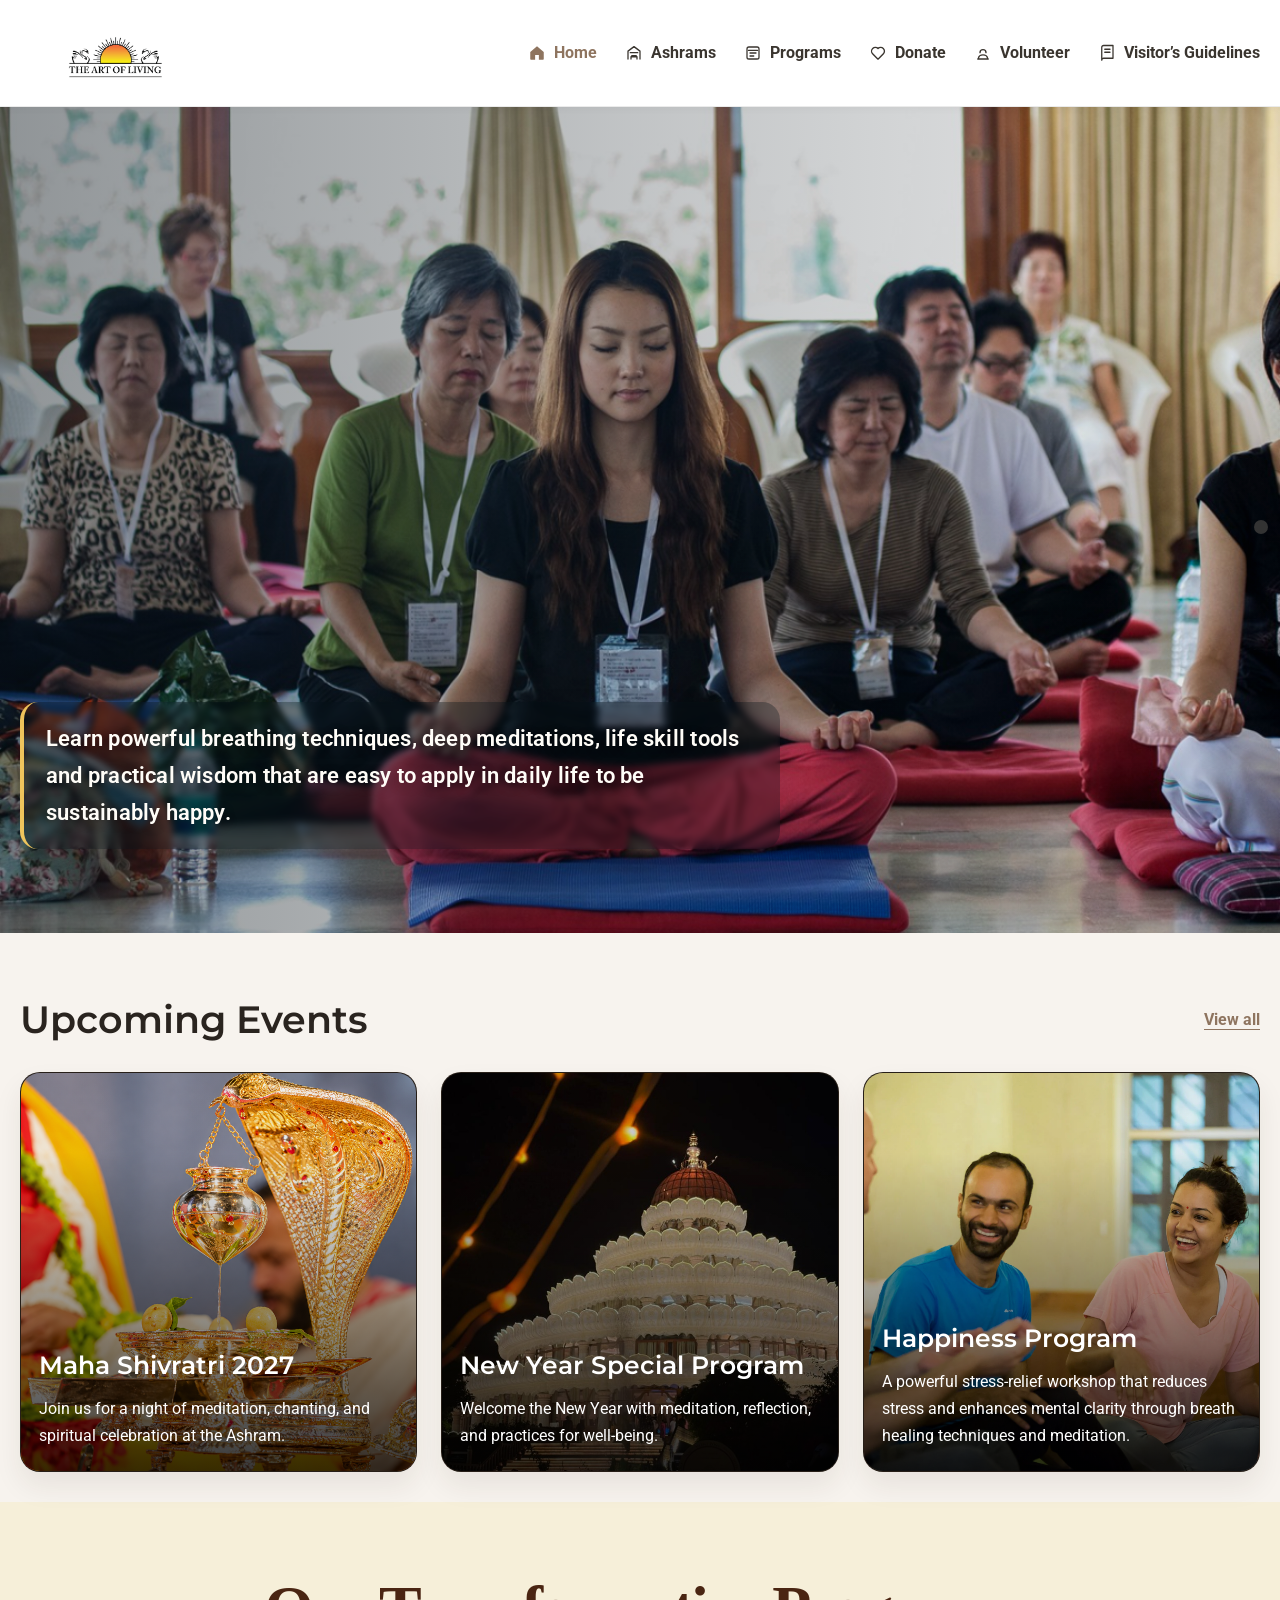
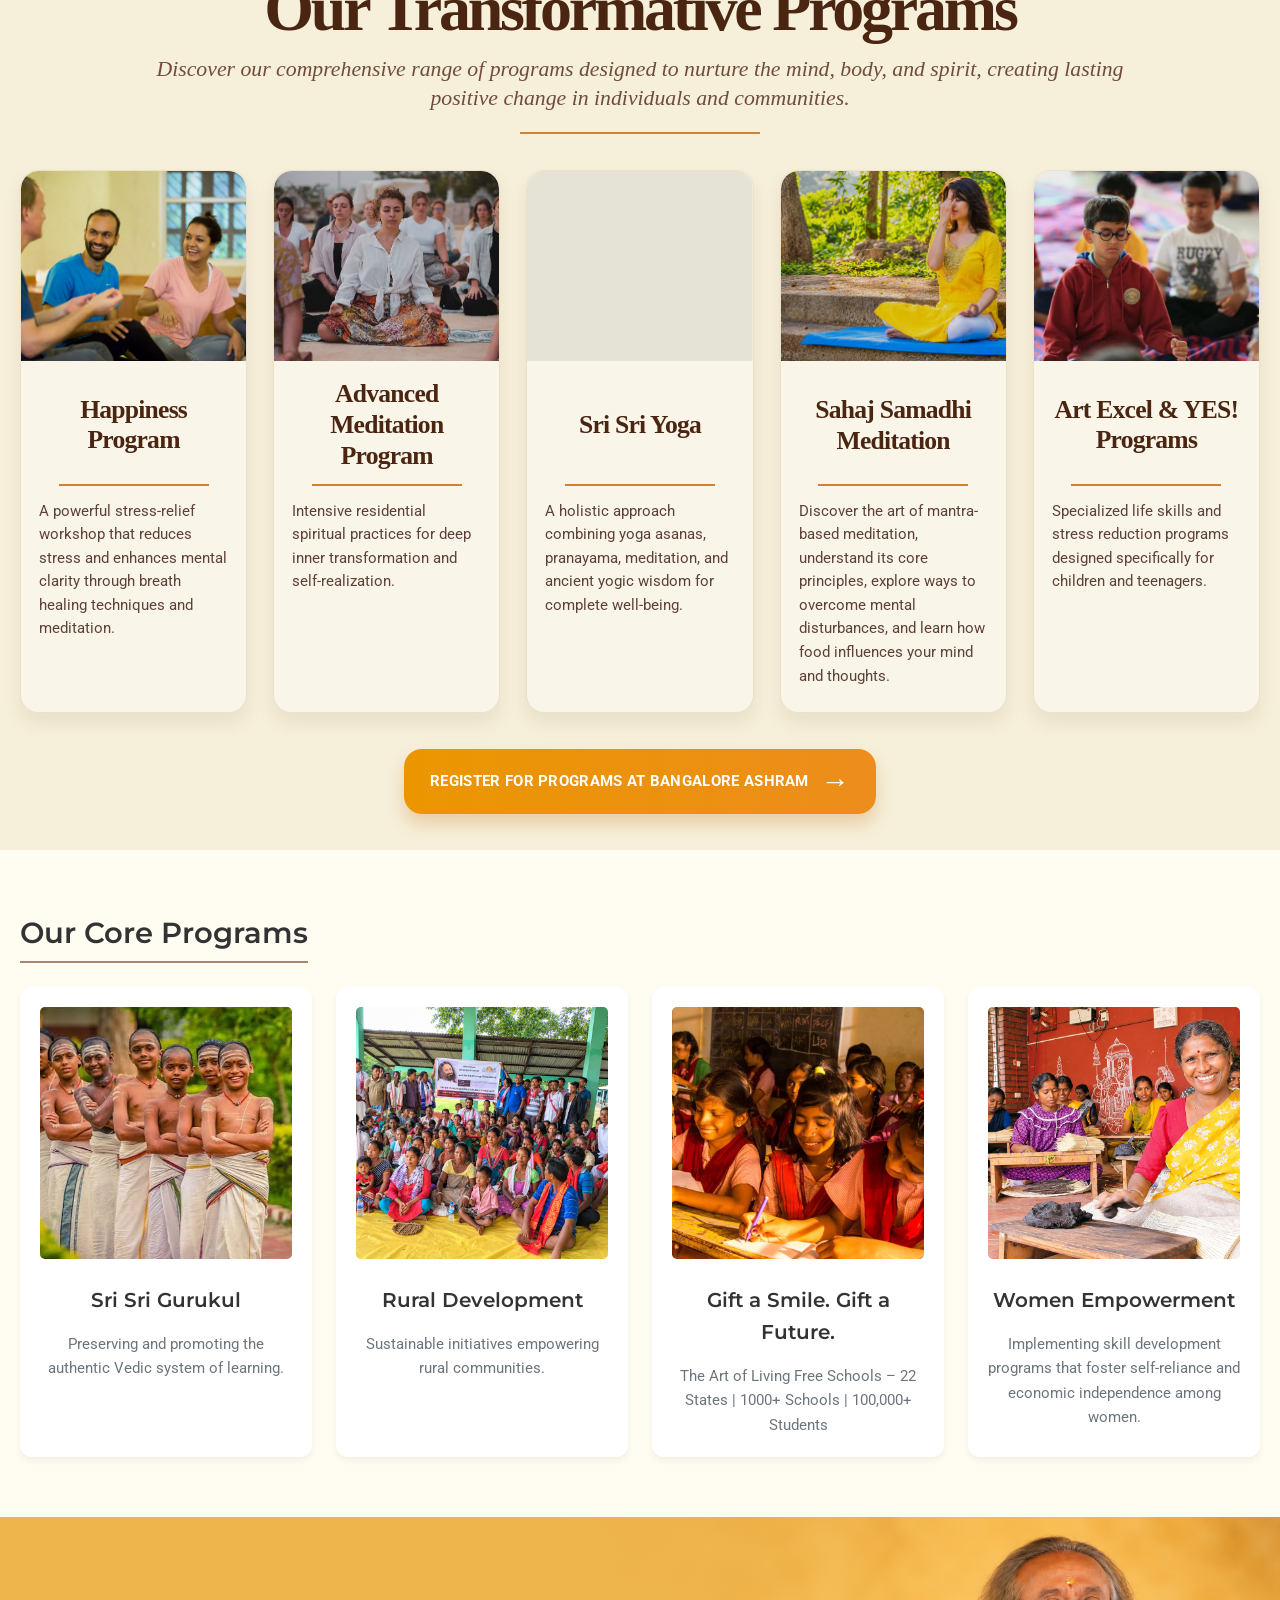
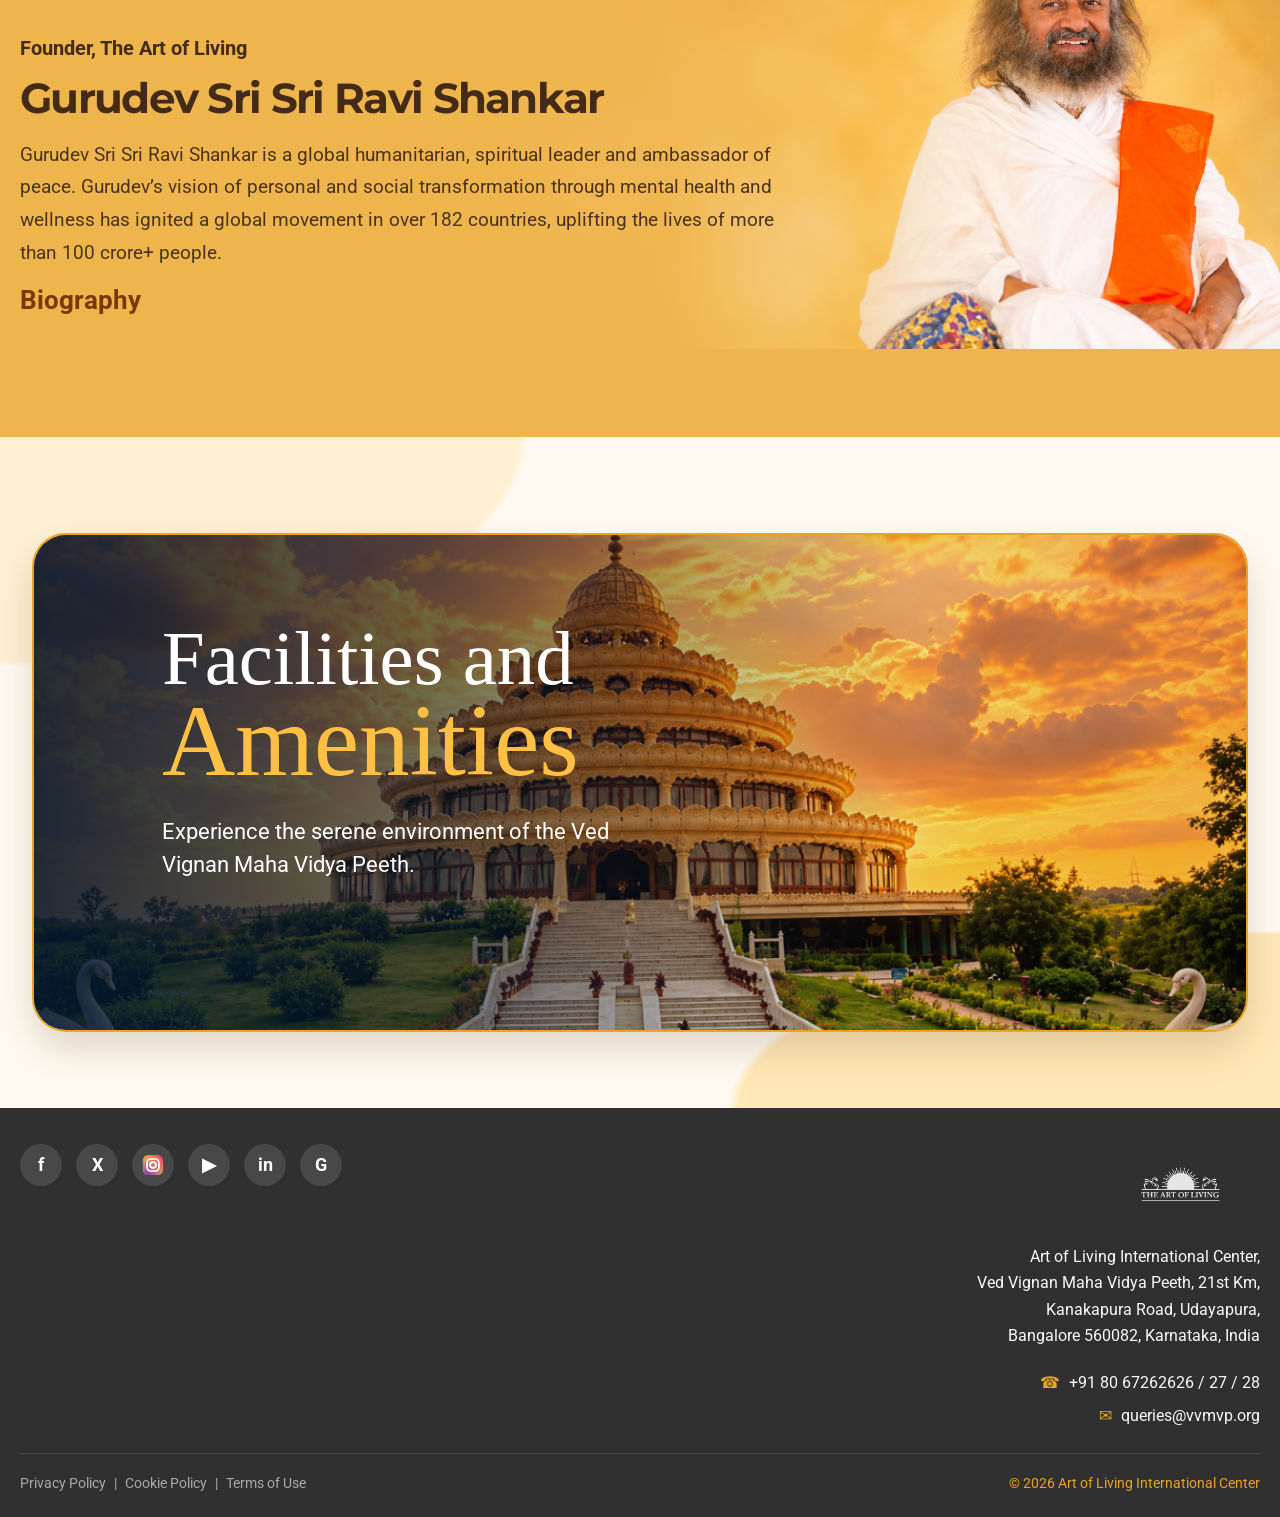
<file: index.html>
<!DOCTYPE html>
<html lang="en">
<head>
    <meta charset="UTF-8">
    <meta name="viewport" content="width=device-width, initial-scale=1.0">
    <title>Ved Vignan Maha Vidya Peeth | The Art of Living</title>
    <link href="https://fonts.googleapis.com/css2?family=Montserrat:wght@400;500;600;700;800&family=Roboto:wght@400;500;700&display=swap" rel="stylesheet">
    <link rel="stylesheet" href="style.css">
</head>
<body>

    <!-- 1. Header & Navigation -->
    <header>
        <div class="container header-container">
            <a class="logo" href="index.html" aria-label="The Art of Living home">
                <img src="assets/art-of-living-logo.png" alt="The Art of Living">
            </a>
            <nav id="main-nav">
                <ul>
                    <li><a href="index.html" class="active"><svg viewBox="0 0 24 24" aria-hidden="true"><path d="M3 10.8 12 3l9 7.8v9.1a1 1 0 0 1-1 1h-5.5v-6.2h-5V21H4a1 1 0 0 1-1-1z"/></svg>Home</a></li>
                    <li><a href="ashrams.html"><svg viewBox="0 0 24 24" aria-hidden="true"><path d="M4 20V9.5l8-6 8 6V20M7 11.5h10M9 15.5h6M8 20v-3h8v3"/></svg>Ashrams</a></li>
                    <li><a href="programs.html" target="_blank" rel="noopener noreferrer"><svg viewBox="0 0 24 24" aria-hidden="true"><path d="M4 6.5A2.5 2.5 0 0 1 6.5 4h11A2.5 2.5 0 0 1 20 6.5v11A2.5 2.5 0 0 1 17.5 20h-11A2.5 2.5 0 0 1 4 17.5zm2 2h12M8 12h8M8 16h5"/></svg>Programs</a></li>
                    <li><a href="#"><svg viewBox="0 0 24 24" aria-hidden="true"><path d="M12 20.2 4.8 13A4.6 4.6 0 0 1 12 6.1a4.6 4.6 0 0 1 7.2 6.9z"/></svg>Donate</a></li>
                    <li><a href="#"><svg viewBox="0 0 24 24" aria-hidden="true"><path d="M8 11.5a4 4 0 1 1 8 0M6 18.5c.5-2.4 2.5-4 6-4s5.5 1.6 6 4M5 20h14"/></svg>Volunteer</a></li>
                    <li><a href="visitor-guidelines.html"><svg viewBox="0 0 24 24" aria-hidden="true"><path d="M5 4.5A2.5 2.5 0 0 1 7.5 2H20v17H7.5A2.5 2.5 0 0 0 5 21.5zm0 0v17M9 7h7M9 11h7"/></svg>Visitor’s Guidelines</a></li>
                </ul>
            </nav>
            <button class="menu-toggle" aria-label="Toggle Menu" aria-expanded="false">&#9776;</button>
        </div>
    </header>

    <!-- 2. Main Content -->
    <main>
        <!-- A. Hero Section -->
        <section class="hero-simplified" aria-label="Welcome">
            <div class="hero-slideshow" aria-hidden="true">
                <div class="hero-slide active" style="background-image: url('assets/slide-3.jpg');"></div>
                <div class="hero-slide" style="background-image: url('assets/slide-2.png');"></div>
                <div class="hero-slide" style="background-image: url('assets/slide-1.jpg');"></div>
                <div class="hero-slide" style="background-image: url('assets/hero-campus.jpg');"></div>
            </div>
            <div class="container hero-content">
                <p class="hero-description">Learn powerful breathing techniques, deep meditations, life skill tools and practical wisdom that are easy to apply in daily life to be sustainably happy.</p>
            </div>
            <span class="hero-pagination" aria-hidden="true"><span></span></span>
        </section>

        <section id="upcoming-events" class="upcoming-events-section" aria-labelledby="upcoming-events-heading">
            <div class="container">
                <div class="section-heading-row">
                    <h2 id="upcoming-events-heading">Upcoming Events</h2>
                    <a href="https://programs.vvmvp.org/events/" class="view-all-link">View all</a>
                </div>

                <div class="event-grid">
                    <a id="mahashivratri-2027" class="event-card event-card-featured event-card-photo" href="https://bangaloreashram.org/mahashivratri">
                        <div class="event-thumb">
                            <img class="event-featured-image" src="assets/mahashivratri-2027-card.png" alt="Golden Shiva-themed ceremonial decoration">
                        </div>
                        <div class="event-content-small">
                            <h3>Maha Shivratri 2027</h3>
                            <p>Join us for a night of meditation, chanting, and spiritual celebration at the Ashram.</p>
                        </div>
                    </a>

                    <a class="event-card event-card-photo" href="https://bangaloreashram.org/newyear">
                        <div class="event-thumb">
                            <img src="assets/new-year-special.png" alt="Illuminated temple at night">
                        </div>
                        <div class="event-content-small">
                            <h3>New Year Special Program</h3>
                            <p>Welcome the New Year with meditation, reflection, and practices for well-being.</p>
                        </div>
                    </a>

                    <a class="event-card event-card-photo" href="https://bangaloreashram.org/happiness-program">
                        <div class="event-thumb">
                            <img src="assets/happiness-program.png" alt="Participants enjoying a Happiness Program session">
                        </div>
                        <div class="event-content-small">
                            <h3>Happiness Program</h3>
                            <p>A powerful stress-relief workshop that reduces stress and enhances mental clarity through breath healing techniques and meditation.</p>
                        </div>
                    </a>
                </div>
            </div>
        </section>

        <section class="transformative-programs-section" aria-labelledby="transformative-programs-heading">
            <div class="programs-showcase">
                <h2 id="transformative-programs-heading">Our Transformative Programs</h2>
                <p class="programs-subtitle">Discover our comprehensive range of programs designed to nurture the mind, body, and spirit, creating lasting positive change in individuals and communities.</p>

                <div class="program-cards">
                    <a class="program-card" href="https://bangaloreashram.org/happiness-program">
                        <div class="program-image happiness-image" aria-label="Happiness Program"></div>
                        <h3><span>Happiness Program</span></h3>
                        <div class="program-divider" aria-hidden="true"></div>
                        <p>A powerful stress-relief workshop that reduces stress and enhances mental clarity through breath healing techniques and meditation.</p>
                    </a>

                    <a class="program-card" href="https://bangaloreashram.org/advanced-meditation-program/">
                        <div class="program-image meditation-image" aria-label="Advanced Meditation Program"></div>
                        <h3><span>Advanced Meditation<br>Program</span></h3>
                        <div class="program-divider" aria-hidden="true"></div>
                        <p>Intensive residential spiritual practices for deep inner transformation and self-realization.</p>
                    </a>

                    <a class="program-card" href="https://bangaloreashram.org/sri-sri-yoga-deep-dive/">
                        <div class="program-image yoga-image" aria-label="Sri Sri Yoga"></div>
                        <h3><span>Sri Sri Yoga</span></h3>
                        <div class="program-divider" aria-hidden="true"></div>
                        <p>A holistic approach combining yoga asanas, pranayama, meditation, and ancient yogic wisdom for complete well-being.</p>
                    </a>

                    <a class="program-card" href="https://bangaloreashram.org/sahaj-samadhi-dhyan-yoga/">
                        <div class="program-image sahaj-image" aria-label="Sahaj Samadhi Meditation"></div>
                        <h3><span>Sahaj Samadhi Meditation</span></h3>
                        <div class="program-divider" aria-hidden="true"></div>
                        <p>Discover the art of mantra-based meditation, understand its core principles, explore ways to overcome mental disturbances, and learn how food influences your mind and thoughts.</p>
                    </a>

                    <a class="program-card" href="https://bangaloreashram.org/utkarsha-yoga/">
                        <div class="program-image arts-image" aria-label="Art Excel and YES Programs"></div>
                        <h3><span>Art Excel &amp; YES! Programs</span></h3>
                        <div class="program-divider" aria-hidden="true"></div>
                        <p>Specialized life skills and stress reduction programs designed specifically for children and teenagers.</p>
                    </a>
                </div>

                <a class="programs-cta" href="https://programs.vvmvp.org/ashrams/bangalore/">Register for Programs at Bangalore Ashram <span aria-hidden="true">→</span></a>
            </div>
        </section>

        <!-- C. Key Initiatives (3-Column Grid) -->
        <section id="initiatives" class="initiatives-section">
            <div class="container">
                <h3>Our Core Programs</h3>
                <div class="grid-3">
                    <a class="program-card-link" href="https://vaidicpujas.org/gurukul/">
                        <div class="card">
                            <img src="assets/gurukul.jpg" alt="Gurukul students">
                            <h4>Sri Sri Gurukul</h4>
                            <p>Preserving and promoting the authentic Vedic system of learning.</p>
                        </div>
                    </a>
                    <a class="program-card-link" href="https://ssrdp.artofliving.org/">
                        <div class="card">
                            <img src="assets/rural-development.png" alt="Rural development community">
                            <h4>Rural Development</h4>
                            <p>Sustainable initiatives empowering rural communities.</p>
                        </div>
                    </a>
                    <a class="card school-card-link" href="https://www.artoflivingschools.org/">
                        <img src="assets/free-schools-classroom.png" alt="Students learning in a classroom">
                        <h4>Gift a Smile. Gift a Future.</h4>
                        <p>The Art of Living Free Schools – 22 States | 1000+ Schools | 100,000+ Students</p>
                    </a>
                    <a class="program-card-link" href="https://ssrdp.artofliving.org/">
                        <div class="card">
                            <img src="assets/women-empowerment.jpg" alt="Women empowerment group">
                            <h4>Women Empowerment</h4>
                            <p>Implementing skill development programs that foster self-reliance and economic independence among women.</p>
                        </div>
                    </a>
                </div>
            </div>
        </section>

        <section class="founder-section" aria-labelledby="founder-heading">
            <img class="founder-portrait" src="assets/gurudev-founder.png" alt="Gurudev Sri Sri Ravi Shankar at sunset">
            <div class="founder-content">
                <p class="founder-eyebrow">Founder, The Art of Living</p>
                <h2 id="founder-heading">Gurudev Sri Sri Ravi Shankar</h2>
                <p class="founder-description">Gurudev Sri Sri Ravi Shankar is a global humanitarian, spiritual leader and ambassador of peace. Gurudev’s vision of personal and social transformation through mental health and wellness has ignited a global movement in over 182 countries, uplifting the lives of more than 100 crore+ people.</p>
                <p class="founder-biography">Biography</p>
            </div>
        </section>

        <!-- D. Campus Highlight Section -->
        <section id="campus-overview" class="campus-section">
            <a class="campus-banner" href="https://bangaloreashram.org/" aria-label="Visit Bangalore Ashram">
                <div class="campus-banner-slideshow" aria-hidden="true">
                    <div class="campus-banner-slide active" style="background-image: url('assets/hero-campus.jpg');"></div>
                    <div class="campus-banner-slide" style="background-image: url('assets/pooja.png');"></div>
                </div>
                <div class="campus-banner-content">
                    <h2><span>Facilities and</span><span>Amenities</span></h2>
                    <p>Experience the serene environment of the Ved Vignan Maha Vidya Peeth.</p>
                </div>
            </a>
        </section>
    </main>

    <!-- 3. Footer -->
    <footer id="contact">
        <div class="footer-main">
            <div class="container">
                <div class="footer-main-grid">
                    <div class="footer-social">
                        <div class="social-icons" aria-label="Social media">
                            <span aria-hidden="true">f</span>
                            <span aria-hidden="true">X</span>
                            <a href="https://www.instagram.com/artofliving?dlrf=MWc2Y2tubmJmd2U2Zg==" aria-label="Follow The Art of Living on Instagram">
                                <svg viewBox="0 0 24 24" aria-hidden="true">
                                    <defs>
                                        <linearGradient id="instagram-gradient" x1="0" y1="1" x2="1" y2="0">
                                            <stop offset="0" stop-color="#ffdc80"></stop>
                                            <stop offset="0.5" stop-color="#fcaf45"></stop>
                                            <stop offset="1" stop-color="#e1306c"></stop>
                                        </linearGradient>
                                        <radialGradient id="instagram-purple" cx="0.2" cy="1" r="1">
                                            <stop offset="0" stop-color="#833ab4"></stop>
                                            <stop offset="1" stop-color="#833ab4" stop-opacity="0"></stop>
                                        </radialGradient>
                                    </defs>
                                    <rect x="1" y="1" width="22" height="22" rx="6" fill="url(#instagram-gradient)"></rect>
                                    <rect x="1" y="1" width="22" height="22" rx="6" fill="url(#instagram-purple)"></rect>
                                    <rect x="5.5" y="5.5" width="13" height="13" rx="4" fill="none" stroke="#fff" stroke-width="1.8"></rect>
                                    <circle cx="12" cy="12" r="3.2" fill="none" stroke="#fff" stroke-width="1.8"></circle>
                                    <circle cx="17.4" cy="6.8" r="1.1" fill="#fff"></circle>
                                </svg>
                            </a>
                            <span aria-hidden="true">▶</span>
                            <span aria-hidden="true">in</span>
                            <span aria-hidden="true">G</span>
                        </div>
                    </div>
                    <div class="footer-contact">
                        <img class="footer-logo" src="assets/art-of-living-logo-transparent.png" alt="The Art of Living">
                        <address>
                            Art of Living International Center,<br>
                            Ved Vignan Maha Vidya Peeth, 21st Km,<br>
                            Kanakapura Road, Udayapura,<br>
                            Bangalore 560082, Karnataka, India
                        </address>
                        <p class="footer-contact-detail"><span aria-hidden="true">☎</span> +91 80 67262626 / 27 / 28</p>
                        <p class="footer-contact-detail"><span aria-hidden="true">✉</span> <a href="mailto:queries@vvmvp.org">queries@vvmvp.org</a></p>
                    </div>
                </div>
                <div class="footer-bottom">
                    <div class="footer-legal">
                        <span>Privacy Policy</span>
                        <span aria-hidden="true">|</span>
                        <span>Cookie Policy</span>
                        <span aria-hidden="true">|</span>
                        <span>Terms of Use</span>
                    </div>
                    <p>&copy; 2026 Art of Living International Center</p>
                </div>
            </div>
        </div>
    </footer>

    <script src="script.js"></script>
</body>
</html>
</file>
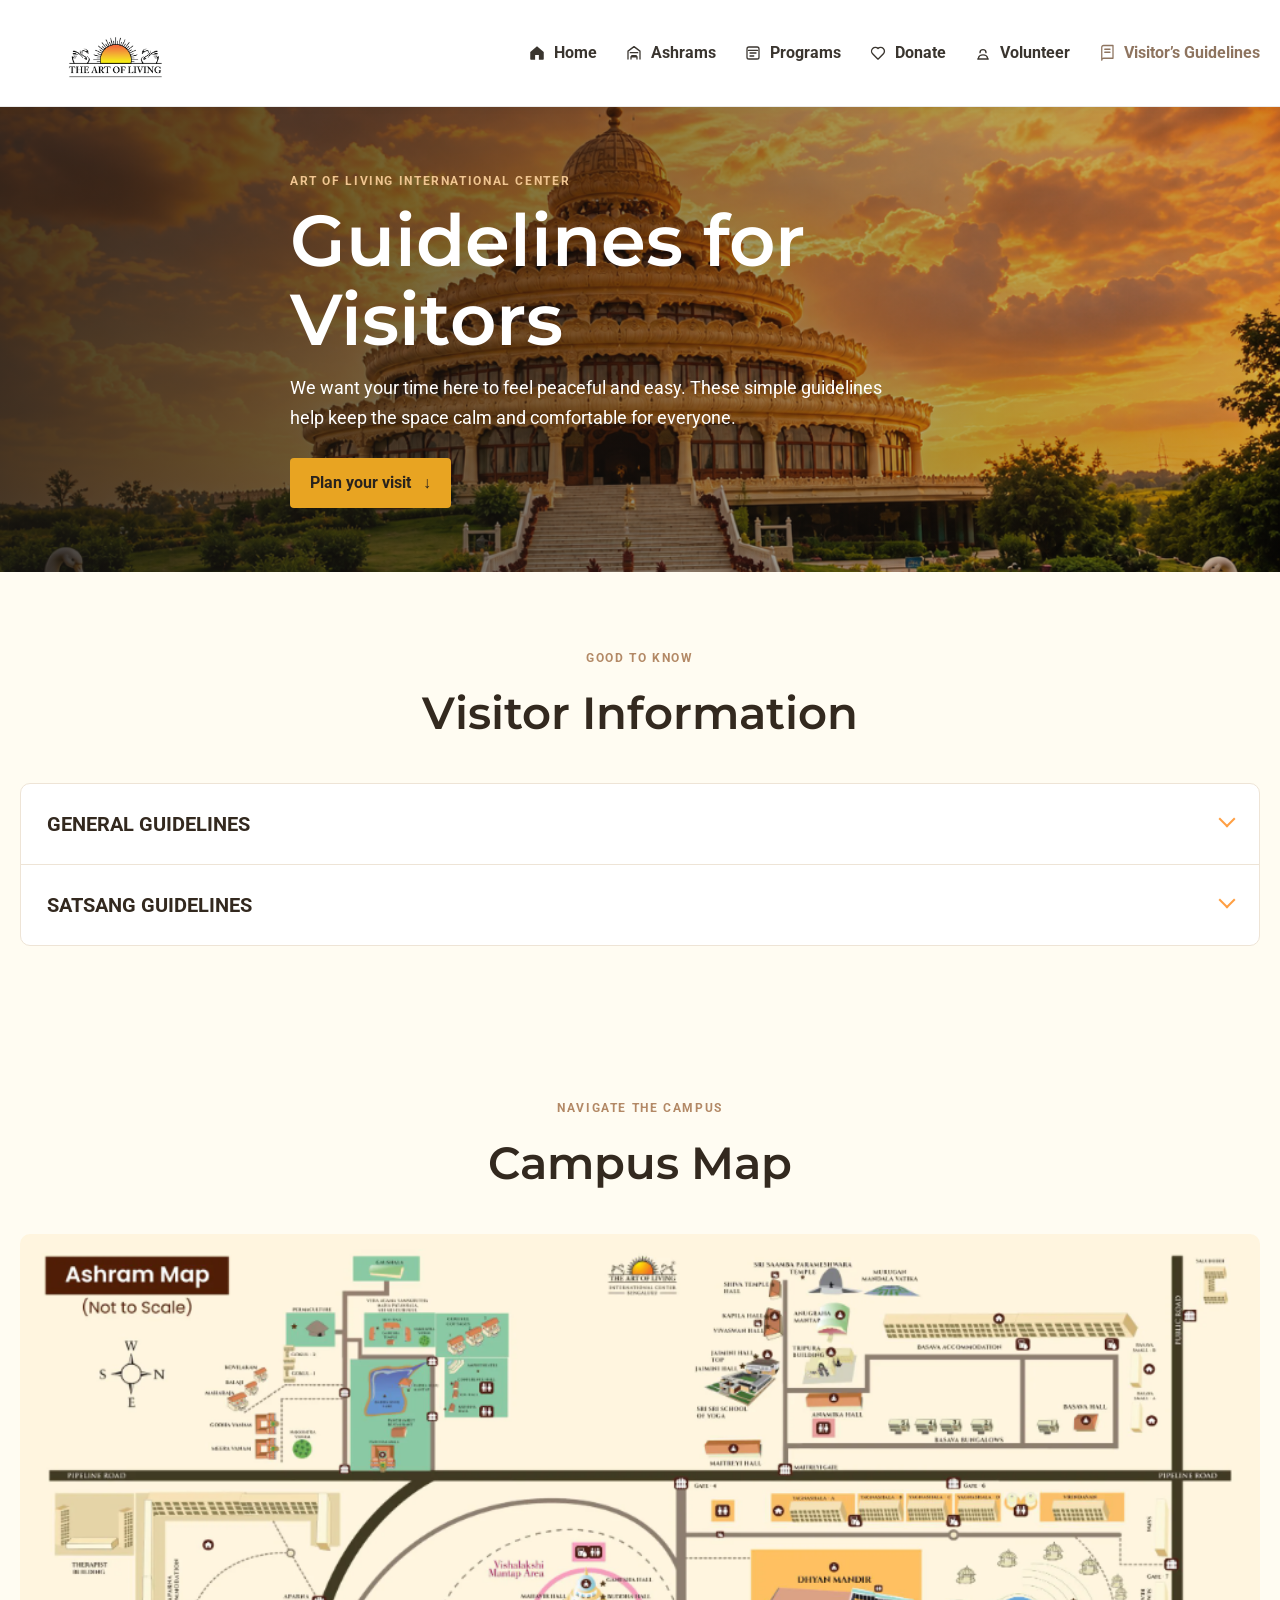
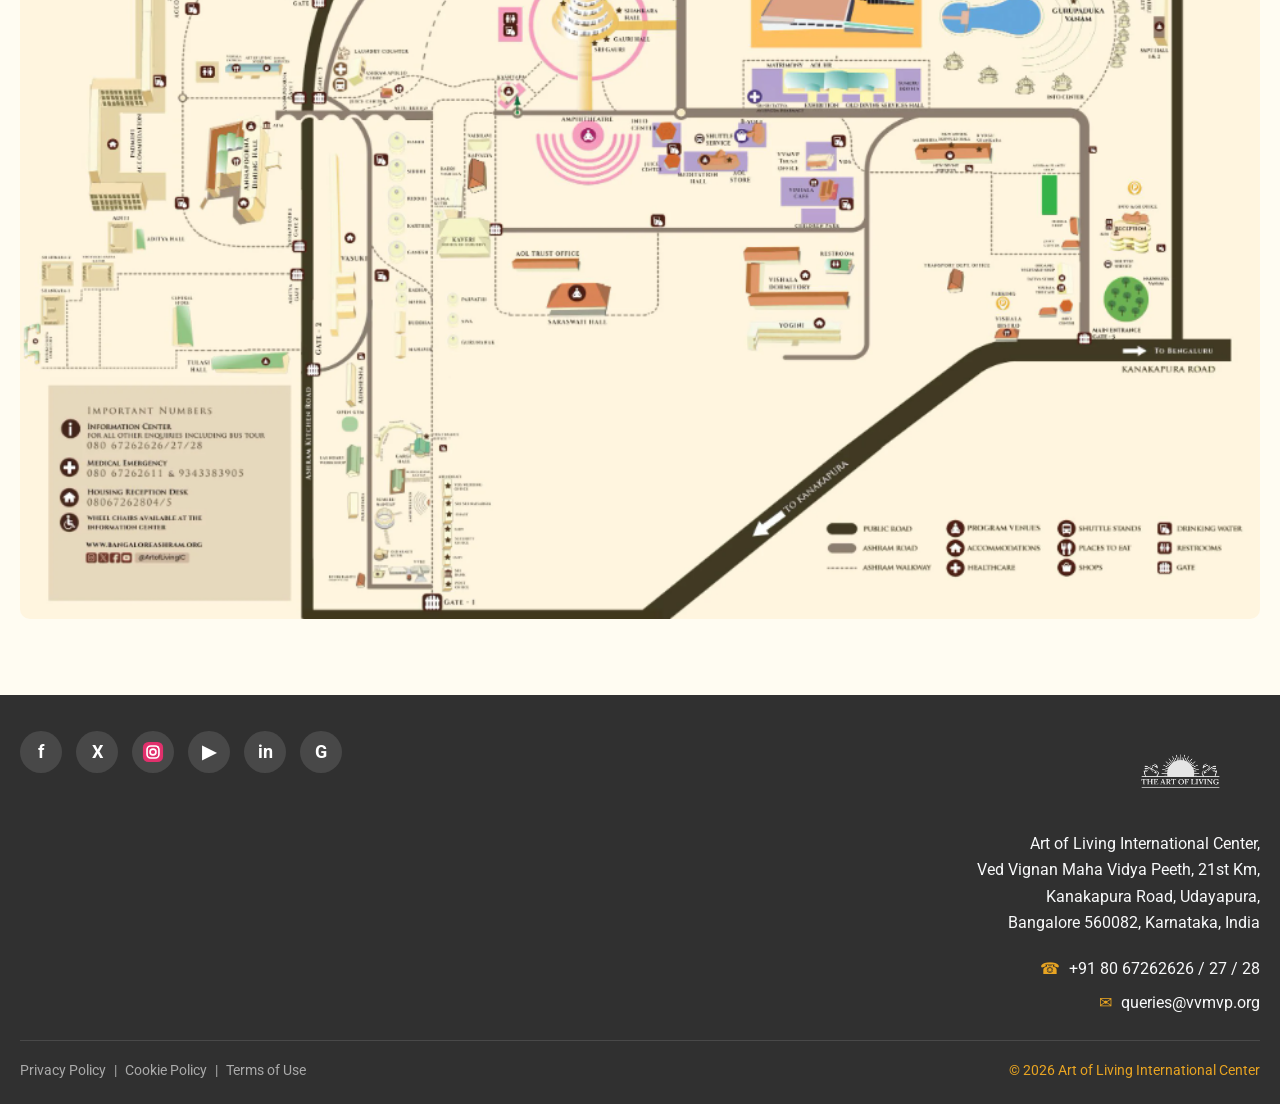
<file: visitor-guidelines.html>
<!DOCTYPE html>
<html lang="en">
<head>
    <meta charset="UTF-8">
    <meta name="viewport" content="width=device-width, initial-scale=1.0">
    <meta name="description" content="Plan your visit to the Art of Living International Center in Bengaluru. Find campus hours, directions, and visitor information.">
    <title>Guidelines for Visitors | Ved Vignan Maha Vidya Peeth</title>
    <link href="https://fonts.googleapis.com/css2?family=Montserrat:wght@400;500;600;700;800&family=Roboto:wght@400;500;700&display=swap" rel="stylesheet">
    <link rel="stylesheet" href="style.css">
</head>
<body>
    <header>
        <div class="container header-container">
            <a class="logo" href="index.html" aria-label="The Art of Living home">
                <img src="assets/art-of-living-logo.png" alt="The Art of Living">
            </a>
            <nav id="main-nav" aria-label="Main navigation">
                <ul>
                    <li><a href="index.html"><svg viewBox="0 0 24 24" aria-hidden="true"><path d="M3 10.8 12 3l9 7.8v9.1a1 1 0 0 1-1 1h-5.5v-6.2h-5V21H4a1 1 0 0 1-1-1z"/></svg>Home</a></li>
                    <li><a href="ashrams.html"><svg viewBox="0 0 24 24" aria-hidden="true"><path d="M4 20V9.5l8-6 8 6V20M7 11.5h10M9 15.5h6M8 20v-3h8v3"/></svg>Ashrams</a></li>
                    <li><a href="programs.html" target="_blank" rel="noopener noreferrer"><svg viewBox="0 0 24 24" aria-hidden="true"><path d="M4 6.5A2.5 2.5 0 0 1 6.5 4h11A2.5 2.5 0 0 1 20 6.5v11A2.5 2.5 0 0 1 17.5 20h-11A2.5 2.5 0 0 1 4 17.5zm2 2h12M8 12h8M8 16h5"/></svg>Programs</a></li>
                    <li><a href="#"><svg viewBox="0 0 24 24" aria-hidden="true"><path d="M12 20.2 4.8 13A4.6 4.6 0 0 1 12 6.1a4.6 4.6 0 0 1 7.2 6.9z"/></svg>Donate</a></li>
                    <li><a href="#"><svg viewBox="0 0 24 24" aria-hidden="true"><path d="M8 11.5a4 4 0 1 1 8 0M6 18.5c.5-2.4 2.5-4 6-4s5.5 1.6 6 4M5 20h14"/></svg>Volunteer</a></li>
                    <li><a href="visitor-guidelines.html" class="active" aria-current="page"><svg viewBox="0 0 24 24" aria-hidden="true"><path d="M5 4.5A2.5 2.5 0 0 1 7.5 2H20v17H7.5A2.5 2.5 0 0 0 5 21.5zm0 0v17M9 7h7M9 11h7"/></svg>Visitor’s Guidelines</a></li>
                </ul>
            </nav>
            <button class="menu-toggle" aria-label="Toggle Menu" aria-expanded="false">&#9776;</button>
        </div>
    </header>

    <main class="visitor-page">
        <section class="visitor-hero" aria-labelledby="visitor-heading">
            <div class="container visitor-hero-content">
                <p class="visitor-eyebrow">ART OF LIVING INTERNATIONAL CENTER</p>
                <h1 id="visitor-heading">Guidelines for Visitors</h1>
                <p>We want your time here to feel peaceful and easy. These simple guidelines help keep the space calm and comfortable for everyone.</p>
                <a class="visitor-button" href="#visitor-information">Plan your visit <span aria-hidden="true">↓</span></a>
            </div>
        </section>

        <section id="visitor-information" class="visitor-information" aria-labelledby="visitor-information-heading">
            <div class="container">
                <div class="visitor-section-heading">
                    <p class="visitor-eyebrow">GOOD TO KNOW</p>
                    <h2 id="visitor-information-heading">Visitor Information</h2>
                </div>

                <article class="visitor-guideline-card">
                    <details class="visitor-guideline-toggle">
                        <summary>GENERAL GUIDELINES</summary>
                        <ul>
                            <li>Maintain silence in meditation halls and other designated areas on campus.</li>
                            <li>Park your vehicle only in designated areas. Our security team will be available to guide and assist you with parking.</li>
                            <li>Shuttle service is available inside the ashram for senior citizens and those with walking difficulty. Wheelchairs can be requested from the Information Center for those who need them.</li>
                        </ul>
                        <div class="visitor-guideline-content">
                            <h3 class="visitor-distances-heading">Approximate Distances for Visitors</h3>
                            <p><strong>Note:</strong> The distances and travel times listed below are approximate and may vary slightly depending on your walking pace and route taken.</p>
                            <div class="visitor-distances-table-wrap">
                                <table class="visitor-distances-table">
                                    <thead><tr><th scope="col">Route</th><th scope="col">Approximate Distance &amp; Time</th></tr></thead>
                                    <tbody>
                                        <tr><td>Reception to Radha Kunj</td><td>1.2 km – 15 mins</td></tr>
                                        <tr><td>Reception to Vishalakshi Mantap</td><td>650 m – 8 mins</td></tr>
                                        <tr><td>Reception to Guru Paduka Vanam (GPV)</td><td>350 m – 4 mins</td></tr>
                                        <tr><td>Reception to Shiva Temple</td><td>900 m – 12 mins</td></tr>
                                        <tr><td>Reception to Gurukul</td><td>1.5 km – 20 mins</td></tr>
                                        <tr><td>Vishalakshi Mantap (VM) to Radha Kunj</td><td>750 m – 10 mins</td></tr>
                                        <tr><td>Annapoorna Dining Facility to Radha Kunj</td><td>700 m – 10 mins</td></tr>
                                        <tr><td>Vishalakshi Mantap (VM) to Annapoorna Dining Facility</td><td>450 m – 6 mins</td></tr>
                                        <tr><td>Reception to Annapoorna Dining Facility</td><td>1 km – 13 mins</td></tr>
                                        <tr><td>Reception to Cafe Vishala</td><td>400 m – 4 mins</td></tr>
                                        <tr><td>Reception to Swadista</td><td>1 km – 14 mins</td></tr>
                                        <tr><td>Reception to Panchamrut</td><td>900 m – 11 mins</td></tr>
                                        <tr><td>Reception to Divine Shop / Madhurya / Yogi / Shankara</td><td>300 m – 4 mins</td></tr>
                                    </tbody>
                                </table>
                            </div>
                            <h3 class="visitor-prasadam-heading">Prasadam Timings at Annapoorna Dining Facility</h3>
                            <div class="visitor-prasadam-table-wrap">
                                <table class="visitor-prasadam-table">
                                    <thead><tr><th scope="col">Time</th><th scope="col">Event</th></tr></thead>
                                    <tbody>
                                        <tr><td>8:00 - 9:00 AM</td><td>Breakfast</td></tr>
                                        <tr><td>12:30 - 2:00 PM</td><td>Lunch</td></tr>
                                        <tr><td>8:00 - 9:00 PM</td><td>Dinner</td></tr>
                                    </tbody>
                                </table>
                            </div>
                            <p class="visitor-prasadam-note"><strong>Note:</strong> Timings may vary.</p>
                            <ul class="visitor-extra-guidelines">
                                <li>We encourage visitors to walk around Campus and soak in its natural surroundings.</li>
                                <li>Kindly use headphones while listening to music or playing any audio on your mobile phones.</li>
                                <li>As this is a sacred and culturally significant place, we kindly request guests to dress modestly and respectfully. Indian ethnic wear is preferred, with comfortable clothing covering the shoulders and knees. Please avoid sleeveless, very short, transparent, crop tops, or excessively tight/body-revealing outfits.</li>
                                <li>Please remove your footwear before entering halls, temples and meditation spaces.</li>
                                <li>Our Annapoorna Dining Facility serves wholesome vegetarian food only. Non vegetarian food is strictly prohibited on Campus.</li>
                                <li>Art of Living International Center, Bengaluru is an intoxication-free Campus. We strictly prohibit the consumption of liquor, tobacco, cigarettes, and hallucinogens within the premises and its vicinity.</li>
                                <li>Please use the dustbins and help us keep the Campus clean and green.</li>
                                <li>Kindly avoid public display of affection (PDA) on Campus.</li>
                                <li>Kindly take care of your belongings. Ashram authority will not be responsible for any loss.</li>
                                <li>Children must be supervised by an adult at all times for their safety.</li>
                                <li>Availability of Campus Tour can be checked with Information Center upon arrival.</li>
                                <li>Please do not feed the birds and animals on Campus. They are happiest finding their own food.</li>
                                <li>Campus is home to diverse flora and fauna. Visitors are requested not to disturb or provoke them.</li>
                                <li>Please do not pluck flowers. Pluck them with your eyes, not your hands, so everyone can enjoy them.</li>
                            </ul>
                        </div>
                    </details>
                    <details class="visitor-guideline-toggle">
                        <summary>SATSANG GUIDELINES</summary>
                        <ul>
                            <li>Satsang timings: <strong>Monday - Saturday:</strong> 6:30 - 8 PM IST | <strong>Sunday:</strong> 6 - 8 PM IST</li>
                            <li>Once Gurudev arrives for Satsang please remain seated and avoid unnecessary movement.</li>
                            <li>Please maintain silence / talk softly during Satsang.</li>
                            <li>Photography and Videography is prohibited.</li>
                            <li>Footwear is strictly not permitted inside Dhyan Mandir and VM Ground Floor (depending on where the satsang is taking place). Please remove your shoes / slippers before entering.</li>
                            <li>Kindly avoid walking or moving around during the Satsang.</li>
                            <li>Kindly do not change the arrangement or position of the chairs inside the hall.</li>
                            <li>Kindly ensure your mobile phone is on silent mode or switched off during Satsang.</li>
                            <li>Separate seating areas are designated for male and female participants. Kindly ensure that you are seated in the respective area.</li>
                            <li>We request parents to ensure children don't run around or play during Satsang, or to be seated in the area assigned for parents with kids.</li>
                        </ul>
                    </details>
                </article>
            </div>
        </section>

        <section class="visitor-campus-map" aria-labelledby="visitor-campus-map-heading">
            <div class="container">
                <div class="visitor-section-heading">
                    <p class="visitor-eyebrow">NAVIGATE THE CAMPUS</p>
                    <h2 id="visitor-campus-map-heading">Campus Map</h2>
                </div>
                <img class="visitor-campus-map-image" src="assets/Campus-Map-scaled.webp" alt="Map of the Art of Living International Center campus">
            </div>
        </section>

    </main>

    <footer id="contact">
        <div class="footer-main">
            <div class="container">
                <div class="footer-main-grid">
                    <div class="footer-social">
                        <div class="social-icons" aria-label="Social media">
                            <a href="https://www.facebook.com/ArtofLivingIC/" aria-label="Follow The Art of Living International Center on Facebook" target="_blank" rel="noopener noreferrer">f</a>
                            <span aria-hidden="true">X</span>
                            <a href="https://www.instagram.com/artofliving?dlrf=MWc2Y2tubmJmd2U2Zg==" aria-label="Follow The Art of Living on Instagram">
                                <svg viewBox="0 0 24 24" aria-hidden="true">
                                    <rect x="1" y="1" width="22" height="22" rx="6" fill="#e1306c"></rect>
                                    <rect x="5.5" y="5.5" width="13" height="13" rx="4" fill="none" stroke="#fff" stroke-width="1.8"></rect>
                                    <circle cx="12" cy="12" r="3.2" fill="none" stroke="#fff" stroke-width="1.8"></circle>
                                    <circle cx="17.4" cy="6.8" r="1.1" fill="#fff"></circle>
                                </svg>
                            </a>
                            <span aria-hidden="true">▶</span>
                            <span aria-hidden="true">in</span>
                            <span aria-hidden="true">G</span>
                        </div>
                    </div>
                    <div class="footer-contact">
                        <img class="footer-logo" src="assets/art-of-living-logo-transparent.png" alt="The Art of Living">
                        <address>
                            Art of Living International Center,<br>
                            Ved Vignan Maha Vidya Peeth, 21st Km,<br>
                            Kanakapura Road, Udayapura,<br>
                            Bangalore 560082, Karnataka, India
                        </address>
                        <p class="footer-contact-detail"><span aria-hidden="true">☎</span> +91 80 67262626 / 27 / 28</p>
                        <p class="footer-contact-detail"><span aria-hidden="true">✉</span> <a href="mailto:queries@vvmvp.org">queries@vvmvp.org</a></p>
                    </div>
                </div>
                <div class="footer-bottom">
                    <div class="footer-legal">
                        <span>Privacy Policy</span>
                        <span aria-hidden="true">|</span>
                        <span>Cookie Policy</span>
                        <span aria-hidden="true">|</span>
                        <span>Terms of Use</span>
                    </div>
                    <p>&copy; 2026 Art of Living International Center</p>
                </div>
            </div>
        </div>
    </footer>

    <script src="script.js"></script>
</body>
</html>
</file>
<file: style.css>
/* --- 1. Global Styles & Reset --- */
:root {
    --primary-color: #a8876e;
    --accent-color: #e8a422;
    --background-white: #FFFFFF;
    --background-light: #FFFCF2;
    --text-dark: #333333;
    --text-grey: #6c757d;
    --footer-bg: #212529; /* Dark charcoal from footer */
    --footer-text: #f8f9fa;
    --font-heading: 'Montserrat', sans-serif;
    --font-body: 'Roboto', sans-serif;
}

* {
    margin: 0;
    padding: 0;
    box-sizing: border-box;
}

html {
    scroll-behavior: smooth;
}

@media (prefers-reduced-motion: reduce) {
    html {
        scroll-behavior: auto;
    }
}

body {
    font-family: var(--font-body);
    font-size: 16px;
    color: var(--text-dark);
    line-height: 1.6;
    overflow-x: hidden;
}

h1, h2, h3, h4 {
    font-family: var(--font-heading);
    margin-bottom: 1rem;
    font-weight: 600;
}

h1 { font-size: 2.5rem; color: var(--primary-color); }
h2 { font-size: 2.2rem; }
h3 { font-size: 1.8rem; border-bottom: 2px solid var(--primary-color); display: inline-block; padding-bottom: 5px; margin-bottom: 1.5rem;}
h4 { font-size: 1.25rem; }

a {
    text-decoration: none;
    color: inherit;
    transition: color 0.3s ease;
}

img {
    max-width: 100%;
    height: auto;
    display: block;
}

/* --- 2. Utility Classes --- */
.container {
    max-width: 1280px;
    margin: 0 auto;
    padding: 0 20px;
}

.grid-3 {
    display: grid;
    grid-template-columns: repeat(6, minmax(0, 1fr));
    gap: 20px;
}

.btn {
    display: inline-block;
    padding: 10px 20px;
    border-radius: 5px;
    font-weight: 500;
    transition: background 0.3s ease;
}

.btn-primary {
    background-color: var(--primary-color);
    color: white;
}

.btn-primary:hover {
    background-color: #964d08;
}

/* --- 3. Header & Navigation --- */
header {
    background-color: #fff;
    padding: 14px 0 10px;
    position: sticky;
    top: 0;
    z-index: 1000;
    border-bottom: 1px solid rgba(0, 0, 0, 0.08);
    box-shadow: 0 2px 8px rgba(0, 0, 0, 0.04);
}

.header-container {
    display: flex;
    justify-content: space-between;
    align-items: center;
    min-height: 76px;
    gap: 24px;
}

.logo {
    position: relative;
    width: 190px;
    min-width: 190px;
    height: 82px;
    display: flex;
    align-items: center;
    justify-content: center;
    overflow: hidden;
}

.logo img {
    position: absolute;
    left: 0;
    top: -8%;
    width: 100%;
    max-width: none;
    height: auto;
    filter: drop-shadow(0 3px 6px rgba(0, 0, 0, 0.06));
}

#main-nav {
    flex: 1;
    display: flex;
    justify-content: flex-end;
    margin: 0;
    padding: 0;
}

#main-nav ul {
    list-style: none;
    display: flex;
    align-items: center;
    justify-content: center;
    gap: 28px;
    margin: 0;
}

#main-nav a {
    display: inline-flex;
    align-items: center;
    gap: 8px;
    color: #3a352f;
    font-weight: 700;
    font-size: 1.02rem;
}

#main-nav a:hover, #main-nav a.active {
    color: #8e745f;
}

#main-nav svg {
    width: 18px;
    height: 18px;
    fill: none;
    stroke: currentColor;
    stroke-width: 1.7;
    stroke-linecap: round;
    stroke-linejoin: round;
    flex-shrink: 0;
}

#main-nav li:first-child svg {
    fill: currentColor;
    stroke: none;
}

#main-nav li:nth-child(4) svg,
#main-nav li:nth-child(5) svg {
    stroke-width: 1.8;
}

.menu-toggle {
    display: none;
}

.upcoming-events-section {
    padding: 56px 0 30px;
    background: #f7f3ee;
    scroll-margin-top: 100px;
}

.section-heading-row {
    display: flex;
    justify-content: space-between;
    align-items: center;
    gap: 16px;
    margin-bottom: 22px;
}

.section-heading-row h2 {
    margin: 0;
    border: 0;
    font-size: clamp(2rem, 3vw, 3rem);
    color: #2a241f;
}

.view-all-link {
    color: #8e745f;
    font-weight: 700;
    text-decoration: underline;
    text-underline-offset: 4px;
}

.event-grid {
    display: grid;
    grid-template-columns: repeat(3, minmax(0, 1fr));
    gap: 24px;
    align-items: stretch;
}

.event-card {
    height: 400px;
    background: #fff;
    border-radius: 20px;
    overflow: hidden;
    box-shadow: 0 14px 28px rgba(53, 37, 24, 0.08);
    border: 1px solid rgba(116, 87, 62, 0.08);
}

.event-featured-image {
    width: 100%;
    height: 100%;
    object-fit: cover;
    object-position: center 42%;
}

.event-content-small h3 {
    margin: 0 0 10px;
    border: 0;
    font-size: 1.55rem;
    line-height: 1.25;
    color: #2d261f;
}

.event-content-small p {
    color: #5b514b;
    font-size: 0.98rem;
    line-height: 1.7;
}

.event-tag {
    margin: 0 0 12px;
    color: #8e745f;
    font-size: 0.75rem;
    letter-spacing: 0.12em;
    text-transform: uppercase;
    font-weight: 700;
}

.event-thumb {
    height: 170px;
    background-size: cover;
    background-position: center;
}

.event-thumb > img {
    width: 100%;
    height: 100%;
    object-fit: cover;
    object-position: center top;
}

.thumb-two {
    background-image: linear-gradient(rgba(0,0,0,0.16), rgba(0,0,0,0.16)), url('assets/slide-3.jpg');
}

.event-content-small {
    padding: 18px 18px 22px;
}

.event-card-photo {
    position: relative;
    background: #211a15;
}

.event-card-photo .event-thumb {
    position: absolute;
    inset: 0;
    height: auto;
}

.event-card-photo .event-thumb::after {
    content: "";
    position: absolute;
    inset: 0;
    background: linear-gradient(180deg, rgba(0, 0, 0, 0.06) 20%, rgba(0, 0, 0, 0.78) 100%);
}

.event-card-photo .event-thumb > img {
    object-position: center 38%;
}

.event-card-photo .event-content-small {
    position: absolute;
    z-index: 1;
    right: 0;
    bottom: 0;
    left: 0;
    color: #fff;
}

.event-card-photo .event-content-small h3,
.event-card-photo .event-content-small p {
    color: #fff;
}

.event-card-photo .event-tag {
    color: #ffe2aa;
}

@media (max-width: 900px) {
    .event-grid {
        grid-template-columns: 1fr;
    }

    .event-card-featured {
        width: 100%;
    }
}

/* --- 4. Main Content Sections --- */

/* A. Hero Simplified (Inspired by large image banner) */
.hero-simplified {
    position: relative;
    color: white;
    min-height: 620px;
    height: calc(100vh - 74px);
    display: flex;
    align-items: center;
    text-align: left;
    overflow: hidden;
}

.hero-slideshow {
    position: absolute;
    inset: 0;
    z-index: 0;
}

.hero-slide {
    position: absolute;
    inset: 0;
    background-size: cover;
    background-position: center;
    background-repeat: no-repeat;
    opacity: 0;
    transform: scale(1.04);
    filter: saturate(1.16) contrast(1.08);
    transition: opacity 1.2s ease-in-out, transform 8s ease-in-out;
}

.hero-slide.active {
    opacity: 1;
    transform: scale(1);
}

.hero-simplified::before {
    content: "";
    position: absolute;
    inset: 0;
    background: linear-gradient(90deg, rgba(12, 22, 28, 0.46) 0%, rgba(12, 22, 28, 0.26) 48%, rgba(12, 22, 28, 0.08) 100%);
    z-index: 1;
}

.hero-content {
    position: relative;
    z-index: 2;
    display: flex;
    align-items: flex-end;
    width: 100%;
    min-height: 100%;
    margin: 0 auto;
    padding: 42px 20px;
    text-shadow: 0 3px 12px rgba(0, 0, 0, 0.28);
}

.hero-content .hero-eyebrow {
    margin: 0 0 16px;
    color: #ffe2a2;
    font-size: 1.05rem;
    font-weight: 800;
    letter-spacing: 0.09em;
    text-transform: uppercase;
}

.hero-content h2 {
    margin: 0 0 20px;
    font-size: clamp(4rem, 6.1vw, 6rem);
    font-weight: 800;
    letter-spacing: -0.065em;
    line-height: 0.98;
    text-transform: uppercase;
}

.hero-content .hero-description {
    max-width: 760px;
    margin: 0 0 42px;
    padding: 18px 22px;
    border-left: 4px solid rgba(250, 205, 95, 0.95);
    border-radius: 18px;
    background: rgba(5, 18, 24, 0.32);
    backdrop-filter: blur(3px);
    box-shadow: 0 18px 35px rgba(0, 0, 0, 0.12);
    font-size: clamp(1.15rem, 1.7vw, 1.7rem);
    font-weight: 600;
    line-height: 1.7;
    letter-spacing: 0.01em;
    color: #fffdf8;
}

.hero-actions {
    display: flex;
    flex-wrap: wrap;
    gap: 18px;
}

.hero-button {
    min-height: 62px;
    padding: 16px 25px;
    display: inline-flex;
    align-items: center;
    justify-content: center;
    border: 2px solid rgba(255, 255, 255, 0.55);
    border-radius: 12px;
    box-shadow: 0 8px 18px rgba(42, 32, 24, 0.22);
    font-weight: 800;
    text-shadow: none;
    text-transform: uppercase;
    transition: transform 0.2s ease, background-color 0.2s ease;
}

.hero-button:hover {
    transform: translateY(-2px);
}

.hero-button-primary {
    background: var(--accent-color);
    color: #362b1d;
}

.hero-button-primary:hover {
    background: #f1b53e;
    color: #362b1d;
}

.hero-button-secondary {
    border-color: #785f4f;
    background: #fffaf5;
    color: #624d40;
}

.hero-button-secondary:hover {
    background: white;
    color: #624d40;
}

.hero-pagination {
    position: absolute;
    z-index: 2;
    top: 50%;
    right: 12px;
    width: 14px;
    height: 14px;
    border-radius: 50%;
    background: #333;
}

/* B. About Us */
.about-section {
    padding: 60px 0;
    background-color: var(--background-white);
}

.about-intro {
    max-width: 850px;
    margin-bottom: 30px;
}

.about-intro p {
    color: var(--text-grey);
    font-size: 1.05rem;
}

.about-pillars {
    display: grid;
    grid-template-columns: repeat(auto-fit, minmax(220px, 1fr));
    gap: 20px;
}

.about-card {
    padding: 22px;
    border: 1px solid #eee;
    border-top: 3px solid var(--primary-color);
    border-radius: 5px;
    background-color: var(--background-light);
}

.about-card h4 {
    color: var(--primary-color);
}

.about-card p {
    color: var(--text-grey);
    font-size: 0.95rem;
}

.transformative-programs-section {
    background: #f6efd9;
    padding: 56px 20px 36px;
    color: #4d2e1e;
}

.programs-showcase {
    max-width: 1360px;
    margin: 0 auto;
    text-align: center;
}

#transformative-programs-heading {
    margin: 0 auto 10px;
    padding-top: 16px;
    border: none;
    color: #4a2512;
    font-family: Georgia, 'Times New Roman', serif;
    font-size: clamp(3.1rem, 5vw, 6rem);
    font-weight: 700;
    font-style: normal;
    line-height: 1.1;
    text-align: center;
    letter-spacing: -0.05em;
}

.programs-subtitle {
    max-width: 1030px;
    margin: 0 auto 36px;
    color: #6f4d3b;
    font-family: Georgia, 'Times New Roman', serif;
    font-size: clamp(1.1rem, 1.7vw, 2.2rem);
    font-style: italic;
    line-height: 1.35;
    text-align: center;
}

.programs-subtitle::after {
    display: block;
    width: 240px;
    height: 2px;
    margin: 18px auto 0;
    background: #d7802c;
    content: "";
}

.program-cards {
    display: grid;
    grid-template-columns: repeat(5, minmax(0, 1fr));
    gap: 26px;
    align-items: stretch;
    margin-bottom: 36px;
}

.program-card {
    background: rgba(255, 255, 255, 0.4);
    border: 1px solid rgba(177, 127, 55, 0.18);
    border-radius: 18px;
    box-shadow: 0 10px 18px rgba(84, 57, 29, 0.08);
    overflow: hidden;
    transform: translateY(0);
    transition: transform 0.2s ease, box-shadow 0.2s ease;
}

.program-card:hover {
    transform: translateY(-4px);
    box-shadow: 0 16px 24px rgba(84, 57, 29, 0.12);
}

.program-card:focus-visible {
    outline: 3px solid #9a5c00;
    outline-offset: 3px;
}

.program-image {
    width: 100%;
    aspect-ratio: 1.18 / 1;
    background-position: center;
    background-size: cover;
    background-repeat: no-repeat;
    border-radius: 18px 18px 0 0;
}

.happiness-image {
    background-image: linear-gradient(rgba(0,0,0,0.06), rgba(0,0,0,0.06)), url('assets/happiness-program.png');
}

.meditation-image {
    background-image: linear-gradient(rgba(0,0,0,0.12), rgba(0,0,0,0.12)), url('assets/advanced-meditation.jpg');
}

.yoga-image {
    background-image: linear-gradient(rgba(0,0,0,0.08), rgba(0,0,0,0.08)), url('https://images.unsplash.com/photo-1544367567-0f2fcb009e0b?auto=format&fit=crop&w=900&q=80');
}

.sahaj-image {
    background-image: linear-gradient(rgba(0,0,0,0.13), rgba(0,0,0,0.13)), url('assets/sahaj-samadhi-meditation.png');
}

.arts-image {
    background-image: linear-gradient(rgba(0,0,0,0.08), rgba(0,0,0,0.08)), url('assets/art-excel-yes-programs.png');
}

.program-card h2,
.program-card h3 {
    display: flex;
    align-items: center;
    justify-content: center;
    margin: 18px 0 12px;
    padding: 0 16px;
    min-height: 3.6em;
    border: none;
    color: #4a2512;
    font-family: Georgia, 'Times New Roman', serif;
    font-size: clamp(1.6rem, 1.4vw, 2.1rem);
    font-weight: 700;
    line-height: 1.2;
    letter-spacing: -0.03em;
}

.program-card h2 > span,
.program-card h3 > span {
    width: 100%;
}

.program-divider {
    width: 100%;
    max-width: 150px;
    height: 2px;
    margin: 0 auto 14px;
    background: #d7802c;
}

.program-card p {
    margin: 0;
    padding: 0 18px 24px;
    color: #5d4139;
    font-size: 0.95rem;
    line-height: 1.55;
    text-align: left;
}

.programs-cta {
    display: inline-flex;
    align-items: center;
    justify-content: center;
    gap: 12px;
    padding: 18px 26px;
    max-width: 100%;
    border-radius: 18px;
    background: linear-gradient(90deg, #eb9600 0%, #ed8d1c 100%);
    box-shadow: 0 10px 16px rgba(194, 112, 13, 0.25);
    color: #fff;
    font-size: clamp(0.9rem, 1.2vw, 1.15rem);
    font-weight: 700;
    letter-spacing: 0.02em;
    text-transform: uppercase;
    transition: transform 0.2s ease, box-shadow 0.2s ease;
}

.programs-cta:hover {
    transform: translateY(-2px);
    box-shadow: 0 14px 20px rgba(194, 112, 13, 0.28);
}

.programs-cta span {
    font-size: 1.8rem;
    line-height: 1;
}

/* C. Initiatives Grid */
.initiatives-section {
    padding: 60px 0;
    background-color: var(--background-light);
}

.initiatives-section .grid-3 {
    grid-template-columns: repeat(4, minmax(0, 1fr));
    gap: 24px;
    align-items: stretch;
}

.initiatives-section .program-card-link,
.initiatives-section .school-card-link {
    display: flex;
    min-width: 0;
}

.card {
    background-color: white;
    padding: 20px;
    border-radius: 8px;
    box-shadow: 0 4px 6px rgba(0,0,0,0.05);
    text-align: center;
}

.initiatives-section .card {
    display: flex;
    flex: 1;
    flex-direction: column;
    align-items: stretch;
    height: 100%;
    padding: 20px;
    border-radius: 12px;
}

.program-card-link {
    display: flex;
    color: inherit;
    text-decoration: none;
}

.program-card-link .card {
    flex: 1;
}

.program-card-link:focus-visible {
    outline: 3px solid var(--primary-color);
    outline-offset: 3px;
}

.school-card-link {
    display: block;
    color: inherit;
}

.school-card-link:focus-visible {
    outline: 3px solid var(--primary-color);
    outline-offset: 3px;
}

.card img {
    width: 100%;
    aspect-ratio: 16 / 10;
    object-fit: cover;
    border-radius: 5px;
    margin-bottom: 15px;
}

.initiatives-section .card img {
    aspect-ratio: 1 / 1;
}

.card h4 { margin-top: 10px; color: var(--text-dark); }
.card p { color: var(--text-grey); font-size: 0.95rem; }

/* D. Campus Overview */
.campus-section {
    position: relative;
    overflow: hidden;
    padding: 96px 0 76px;
    background:
        radial-gradient(ellipse 75% 62% at 0% 0%, #fff0d4 0%, #fff0d4 54%, transparent 55%),
        radial-gradient(ellipse 88% 54% at 100% 100%, #ffe8b7 0%, #ffe8b7 48%, transparent 49%),
        #fffaf1;
}

.campus-banner {
    position: relative;
    display: block;
    width: calc(100% - 64px);
    max-width: 1370px;
    min-height: clamp(360px, 39vw, 530px);
    margin: 0 auto;
    overflow: hidden;
    border: 2px solid #e8a422;
    border-radius: 34px;
    box-shadow: 0 18px 36px rgba(90, 58, 19, 0.18);
}

.campus-banner:focus-visible {
    outline: 3px solid #163b68;
    outline-offset: 5px;
}

.campus-banner-slideshow {
    position: absolute;
    inset: 0;
}

.campus-banner-slide {
    position: absolute;
    inset: 0;
    background-position: center 54%;
    background-repeat: no-repeat;
    background-size: cover;
    opacity: 0;
    transform: scale(1.03);
    transition: opacity 1.2s ease-in-out, transform 8s ease-in-out;
}

.campus-banner-slide.active {
    opacity: 1;
    transform: scale(1);
}

.campus-banner::after {
    position: absolute;
    inset: 0;
    background: linear-gradient(90deg, rgba(6, 25, 48, 0.88) 0%, rgba(6, 25, 48, 0.56) 34%, rgba(6, 25, 48, 0.05) 72%);
    content: "";
}

.campus-banner-content {
    position: relative;
    z-index: 1;
    max-width: 610px;
    padding: clamp(44px, 7vw, 100px) 0 clamp(44px, 7vw, 100px) clamp(36px, 10vw, 140px);
    color: #fff;
}

.campus-banner-content h2 {
    margin: 0 0 28px;
    font-family: Georgia, "Times New Roman", serif;
    font-size: clamp(3.2rem, 6vw, 5.3rem);
    font-weight: 400;
    line-height: 0.92;
}

.campus-banner-content h2 span {
    display: block;
}

.campus-banner-content h2 span:last-child {
    color: #ffc044;
    font-size: 1.32em;
}

.campus-banner-content p {
    max-width: 470px;
    font-size: clamp(1.05rem, 1.7vw, 1.4rem);
    line-height: 1.5;
}

.founder-section {
    position: relative;
    display: flex;
    min-height: 520px;
    align-items: center;
    padding: 72px 20px;
    overflow: hidden;
    background-color: #efb54d;
    color: #432b18;
}

.founder-section::before {
    position: absolute;
    z-index: 1;
    inset: 0;
    background: linear-gradient(90deg, #efb54d 0%, #efb54d 40%, rgba(239, 181, 77, 0.92) 52%, rgba(239, 181, 77, 0.18) 72%, rgba(239, 181, 77, 0) 82%);
    content: "";
}

.founder-portrait {
    position: absolute;
    z-index: 0;
    top: 0;
    right: 0;
    width: 60%;
    height: 100%;
    object-fit: contain;
    object-position: right top;
}

.founder-content {
    position: relative;
    z-index: 2;
    width: 100%;
    max-width: 1280px;
    margin: 0 auto;
    padding-right: 32%;
}

.founder-eyebrow {
    margin: 0 0 10px;
    font-size: 1.25rem;
    font-weight: 700;
}

#founder-heading {
    max-width: 800px;
    margin: 0 0 16px;
    color: #432b18;
    font-size: clamp(2.2rem, 3.3vw, 3.4rem);
    font-weight: 700;
    letter-spacing: -0.04em;
    line-height: 1.15;
}

.founder-description {
    max-width: 790px;
    margin: 0 0 10px;
    color: #4b321f;
    font-size: 1.2rem;
    line-height: 1.7;
}

.founder-biography {
    margin: 0;
    color: #793706;
    font-size: 1.65rem;
    font-weight: 700;
}

.visitor-hero {
    display: flex;
    min-height: 390px;
    align-items: center;
    background:
        linear-gradient(90deg, rgba(24, 21, 17, 0.78), rgba(24, 21, 17, 0.18)),
        url("assets/hero-campus.jpg") center 48% / cover;
    color: #fff;
}

.visitor-hero-content {
    padding-top: 64px;
    padding-bottom: 64px;
}

.visitor-eyebrow {
    margin: 0 0 10px;
    color: #b38966;
    font-size: 0.78rem;
    font-weight: 700;
    letter-spacing: 0.13em;
}

.visitor-hero .visitor-eyebrow {
    color: #f0c591;
}

.visitor-hero h1 {
    max-width: 700px;
    margin: 0 0 14px;
    color: #fff;
    font-size: clamp(2.6rem, 6vw, 4.5rem);
    line-height: 1.1;
}

.visitor-hero-content > p:not(.visitor-eyebrow) {
    max-width: 620px;
    margin: 0 0 26px;
    font-size: 1.15rem;
}

.ashrams-page-heading {
    margin: 0 0 8px;
    color: #fff;
    font-size: clamp(2rem, 5vw, 3rem);
    text-align: center;
}

.ashrams-page-subheading {
    margin: 0 0 30px;
    color: #ddd;
    font-size: 1.15rem;
    text-align: center;
}

.ashrams-directory {
    min-height: 60vh;
    padding: 38px 0 64px;
    background: #080808;
}

.ashrams-grid {
    display: grid;
    grid-template-columns: repeat(3, minmax(0, 1fr));
    gap: 20px;
}

.ashram-card {
    overflow: hidden;
    border: 1px solid #d9d9d9;
    border-radius: 16px;
    background: #fff;
    color: #171717;
}

.ashram-card > img {
    width: 100%;
    height: 220px;
    object-fit: cover;
}

.ashram-card-content {
    display: flex;
    flex-direction: column;
    padding: 12px;
}

.ashram-card-content h2 {
    margin: 0 0 4px;
    color: #111;
    font-size: 1.25rem;
    font-weight: 500;
}

.ashram-location {
    display: block;
    margin: 0 0 8px;
    color: #777;
    font-size: 0.95rem;
}

.ashram-location:hover {
    color: #73583f;
}

.ashram-location span {
    margin-right: 5px;
}

.ashram-program-button,
.ashram-donate-button {
    display: flex;
    align-items: center;
    justify-content: center;
    min-height: 34px;
    border: 1px solid #dedede;
    border-radius: 11px;
    background: #fff;
    color: #555;
    font: inherit;
    text-align: center;
    text-decoration: none;
}

.ashram-program-button {
    margin-bottom: 5px;
    border-color: #f0a900;
    background: #f0a900;
    color: #fff;
    font-weight: 700;
}

.ashram-program-button:hover,
.ashram-program-button:focus-visible {
    background: #d99700;
    color: #fff;
}

.ashram-donate-button:hover,
.ashram-donate-button:focus-visible {
    border-color: #aaa;
    color: #333;
}

.visitor-button {
    display: inline-flex;
    align-items: center;
    justify-content: center;
    gap: 12px;
    min-height: 48px;
    padding: 12px 20px;
    border-radius: 4px;
    background: #e8a422;
    color: #29231d;
    font-weight: 700;
}

.visitor-button:hover {
    background: #f2b847;
    color: #29231d;
}

.visitor-information,
.visitor-explore {
    padding: 76px 0;
}

.visitor-information {
    background: #fffcf2;
}

.visitor-guideline-card {
    min-height: 0;
    margin: 0 auto;
    padding: 0;
    border: 1px solid #eee4d6;
    border-radius: 10px;
    background: #fff;
    overflow: hidden;
}

.visitor-guideline-toggle {
    border-bottom: 1px solid #eee4d6;
}

.visitor-guideline-toggle:last-of-type {
    border-bottom: 0;
}

.visitor-guideline-card ul {
    margin: 0;
    padding-left: 20px;
}

.visitor-guideline-card li,
.visitor-guideline-card p {
    margin-bottom: 14px;
    color: #6c6259;
    line-height: 1.7;
}

.visitor-guideline-card li:last-child,
.visitor-guideline-card p:last-child {
    margin-bottom: 0;
}

.visitor-guideline-card h3 {
    margin: 0 0 14px;
    color: #33291f;
    font-size: 1.25rem;
}

.visitor-guideline-toggle summary {
    display: block;
    padding: 24px 26px;
    cursor: pointer;
    color: #33291f;
    font-size: 1.25rem;
    font-weight: 700;
    list-style: none;
}

.visitor-guideline-toggle summary::-webkit-details-marker {
    display: none;
}

.visitor-guideline-toggle summary::after {
    content: "";
    width: 10px;
    height: 10px;
    margin-top: 5px;
    float: right;
    border-right: 2px solid #ff9f43;
    border-bottom: 2px solid #ff9f43;
    transform: rotate(45deg);
}

.visitor-guideline-toggle[open] summary::after {
    transform: rotate(225deg);
}

.visitor-guideline-toggle ul {
    margin: 0;
    padding: 0 46px 24px;
}

.visitor-guideline-content {
    padding: 30px;
}

.visitor-campus-map {
    padding: 76px 0;
    background: #fffcf2;
}

.visitor-campus-map-image {
    display: block;
    width: 100%;
    height: auto;
    border-radius: 10px;
}

.visitor-guideline-card .visitor-distances-heading {
    margin-top: 24px;
    margin-bottom: 8px;
    font-size: 1rem;
    font-weight: 600;
}

.visitor-distances-table-wrap,
.visitor-prasadam-table-wrap {
    margin-top: 18px;
    overflow-x: auto;
}

.visitor-distances-table,
.visitor-prasadam-table {
    width: 100%;
    border-collapse: collapse;
    color: #6c6259;
}

.visitor-distances-table th,
.visitor-distances-table td,
.visitor-prasadam-table th,
.visitor-prasadam-table td {
    padding: 12px 14px;
    border: 1px solid #eee4d6;
    text-align: left;
}

.visitor-distances-table th,
.visitor-prasadam-table th {
    background: #eee5d8;
    color: #33291f;
    font-weight: 700;
}

.visitor-distances-table tbody tr:nth-child(even),
.visitor-prasadam-table tbody tr:nth-child(even) {
    background: #fff;
}

.visitor-guideline-card .visitor-prasadam-heading {
    margin-top: 24px;
    margin-bottom: 8px;
    font-size: 1rem;
    font-weight: 600;
}

.visitor-guideline-card .visitor-prasadam-note {
    margin-top: 10px;
    font-size: 0.9rem;
}

.visitor-extra-guidelines {
    margin-top: 24px !important;
}

.visitor-section-heading {
    max-width: 700px;
    margin: 0 auto 34px;
    text-align: center;
}

.visitor-section-heading h2,
.visitor-contact h2 {
    margin: 0 0 10px;
    color: #33291f;
    font-size: clamp(2rem, 4vw, 2.8rem);
}

.visitor-section-heading > p:last-child {
    margin: 0;
    color: #6c6259;
}

.visitor-details-grid {
    display: grid;
    grid-template-columns: repeat(2, minmax(0, 1fr));
    gap: 24px;
}

.visitor-detail-card {
    min-height: 225px;
    padding: 30px;
    border: 1px solid #eee4d6;
    border-radius: 10px;
    background: #fff;
}

.visitor-detail-icon {
    display: inline-grid;
    width: 42px;
    height: 42px;
    margin-bottom: 14px;
    place-items: center;
    border-radius: 50%;
    background: #f7eee2;
    color: #8e745f;
    font-size: 1.45rem;
}

.visitor-detail-card h3,
.visitor-directions h3,
.visitor-explore-card h3 {
    display: block;
    margin: 0 0 10px;
    border: 0;
    color: #33291f;
    font-size: 1.25rem;
    padding: 0;
}

.visitor-detail-card p {
    margin: 0 0 6px;
    color: #6c6259;
}

.visitor-detail-card address {
    color: #6c6259;
    font-style: normal;
    line-height: 1.7;
}

.visitor-detail-card .visitor-detail-highlight {
    color: #8e5e2e;
    font-size: 1.2rem;
    font-weight: 700;
}

.visitor-directions {
    display: flex;
    align-items: center;
    justify-content: space-between;
    gap: 24px;
    margin-top: 24px;
    padding: 26px 30px;
    border-radius: 10px;
    background: #eee5d8;
}

.visitor-directions h3,
.visitor-directions p {
    margin-bottom: 4px;
}

.visitor-directions p {
    color: #6c6259;
}

.visitor-button-dark {
    flex-shrink: 0;
    background: #3a352f;
    color: #fff;
}

.visitor-button-dark:hover {
    background: #54483b;
    color: #fff;
}

.visitor-note {
    margin: 16px 0 0;
    color: #6c6259;
    font-size: 0.9rem;
}

.visitor-explore-grid {
    display: grid;
    grid-template-columns: repeat(4, minmax(0, 1fr));
    gap: 18px;
}

.visitor-explore-card {
    display: flex;
    min-height: 230px;
    flex-direction: column;
    align-items: flex-start;
    padding: 24px;
    border: 1px solid #eee4d6;
    border-radius: 10px;
    background: #fff;
}

.visitor-explore-card > span {
    margin-bottom: 18px;
    color: #b38966;
    font-size: 0.85rem;
    font-weight: 700;
}

.visitor-explore-card p {
    margin: 0 0 20px;
    color: #6c6259;
}

.visitor-explore-card strong {
    margin-top: auto;
    color: #8e745f;
}

.visitor-explore-card:hover {
    border-color: #b38966;
    color: inherit;
    transform: translateY(-2px);
}

.visitor-contact {
    padding: 52px 0;
    background: #f2eee7;
}

.visitor-contact-inner {
    display: flex;
    align-items: center;
    justify-content: space-between;
    gap: 24px;
}

.visitor-contact h2 {
    font-size: clamp(1.7rem, 3vw, 2.3rem);
}

.visitor-contact-inner > div:first-child > p:last-child {
    margin: 0;
    color: #6c6259;
}

.visitor-contact-links {
    display: grid;
    gap: 8px;
    font-weight: 700;
}

.visitor-contact-links a {
    color: #73583f;
}

/* --- 5. Footer --- */
footer {
    background-color: var(--footer-bg);
}

.footer-main {
    padding: 34px 0 22px;
    background-color: #303030;
    color: var(--footer-text);
}

.footer-main-grid {
    display: flex;
    justify-content: space-between;
    gap: 40px;
    min-height: 225px;
}

.footer-social {
    padding-top: 2px;
}

.footer-social .social-icons {
    display: flex;
    align-items: center;
    gap: 14px;
}

.footer-social .social-icons span,
.footer-social .social-icons a {
    display: grid;
    width: 42px;
    height: 42px;
    place-items: center;
    border-radius: 50%;
    background: #484848;
    color: #fff;
    font-size: 1.15rem;
    font-weight: 700;
}

.footer-social .social-icons a {
    transition: filter 0.2s ease;
}

.footer-social .social-icons a:focus-visible {
    outline: 2px solid white;
    outline-offset: 3px;
}

.footer-social .social-icons svg {
    display: block;
    width: 22px;
    height: 22px;
}

.footer-social .social-icons a:hover {
    filter: brightness(0.9);
}

.footer-contact {
    max-width: 380px;
    text-align: right;
}

.footer-logo {
    width: 160px;
    margin: 0 0 18px auto;
    filter: brightness(0) invert(1);
    opacity: 0.88;
}

.footer-contact address {
    margin-bottom: 20px;
    font-style: normal;
    line-height: 1.65;
}

.footer-contact-detail {
    margin: 8px 0 0;
}

.footer-contact-detail span {
    color: var(--accent-color);
    margin-right: 5px;
}

.footer-bottom {
    display: flex;
    justify-content: space-between;
    align-items: center;
    gap: 20px;
    border-top: 1px solid rgba(255, 255, 255, 0.12);
    margin-top: 24px;
    padding-top: 18px;
    font-size: 0.9rem;
    color: #aaa;
}

.footer-legal {
    display: flex;
    flex-wrap: wrap;
    gap: 8px;
}

.footer-bottom p {
    margin: 0;
    color: var(--accent-color);
}

/* --- 6. Media Queries (Responsiveness) --- */

/* For Tablets and small desktops */
@media (max-width: 1024px) {
    .header-container { width: 100%; max-width: 1280px; margin: 0 auto; min-height: 84px; padding: 0 18px; }
    .grid-3 { grid-template-columns: 1fr 1fr; }
    .initiatives-section .grid-3 { grid-template-columns: repeat(2, minmax(0, 1fr)); }
    #main-nav ul { gap: 14px; }
    #main-nav a { gap: 5px; font-size: 0.86rem; }
    .hero-content h2 { font-size: clamp(3.5rem, 7vw, 5rem); }
    .program-cards { grid-template-columns: repeat(3, minmax(0, 1fr)); }
}

@media (max-width: 860px) {
    .program-cards { grid-template-columns: repeat(2, minmax(0, 1fr)); }
    .programs-subtitle { max-width: 700px; }
    .visitor-explore-grid { grid-template-columns: repeat(2, minmax(0, 1fr)); }
    .ashrams-grid { grid-template-columns: repeat(2, minmax(0, 1fr)); }
}

/* For Mobile Phones (approx < 768px) */
@media (max-width: 768px) {
    /* Header/Navigation */
    .header-container { flex-wrap: wrap; }
    
    #main-nav { 
        width: 100%; order: 3; display: none;
        background: #fff; padding: 16px 0 8px; border-top: 1px solid #eee; margin-top: 10px;
    }
    #main-nav ul { flex-direction: column; align-items: stretch; gap: 10px; text-align: left; }
    #main-nav a { width: 100%; padding: 8px 12px; font-size: 0.95rem; }
    #main-nav .login-link { width: 100%; }
    
    #main-nav.active { display: block; }

    .menu-toggle { 
        display: block;
        background: none; border: 1px solid #ddd; padding: 5px 10px; font-size: 1.5rem; cursor: pointer; color: #555; order: 2;
    }

    /* General Layout */
    .grid-3,
    .initiatives-section .grid-3 { grid-template-columns: 1fr; }
    .campus-section { padding: 48px 0; }
    .campus-banner {
        width: calc(100% - 32px);
        min-height: 430px;
        border-radius: 24px;
    }
    .campus-banner::after {
        background: linear-gradient(0deg, rgba(6, 25, 48, 0.82) 0%, rgba(6, 25, 48, 0.34) 58%, rgba(6, 25, 48, 0.08) 100%);
    }
    .campus-banner-content {
        padding: 48px 28px;
    }
    .campus-banner-content h2 { font-size: clamp(2.8rem, 12vw, 4rem); }
    .campus-banner-content h2 span:last-child { font-size: 1.18em; }
    .footer-main-grid { flex-direction: column; min-height: 0; }
    .footer-contact { max-width: none; text-align: left; }
    .footer-logo { margin-left: 0; }
    .footer-bottom { align-items: flex-start; flex-direction: column; }
    .visitor-details-grid { grid-template-columns: 1fr; }
    .visitor-contact-inner,
    .visitor-directions { align-items: flex-start; flex-direction: column; }
    .founder-section {
        min-height: 0;
        align-items: flex-end;
        padding: 350px 20px 44px;
    }
    .founder-section::before {
        background: linear-gradient(0deg, #efb54d 0%, #efb54d 42%, rgba(239, 181, 77, 0.9) 58%, rgba(239, 181, 77, 0.12) 86%, rgba(239, 181, 77, 0) 100%);
    }
    .founder-portrait {
        width: 100%;
        height: 340px;
        object-position: center top;
    }
    .founder-content { padding-right: 0; }
    .founder-eyebrow { font-size: 1rem; }
    #founder-heading { font-size: clamp(2rem, 8vw, 2.8rem); }
    .founder-description { font-size: 1rem; line-height: 1.6; }
    .founder-biography { font-size: 1.4rem; }
    .transformative-programs-section { padding: 24px 12px; }
    .program-cards { grid-template-columns: 1fr; }
    .program-card h2,
    .program-card h3 { font-size: 1.9rem; }
    .transformative-programs-section .program-card h2,
    .transformative-programs-section .program-card h3 { min-height: 0; }
    .program-card p { font-size: 1rem; }
    .programs-subtitle { margin-bottom: 28px; font-size: 1.1rem; }
    .programs-subtitle::after { width: 180px; }
    .ashrams-grid { grid-template-columns: 1fr; }
    .ashram-card > img { height: 210px; }
    .programs-cta { width: 100%; }

    /* Content adjustments */
    .hero-simplified { height: calc(100svh - 72px); min-height: 600px; }
    .hero-content { padding: 42px 28px; }
    .hero-content .hero-eyebrow { font-size: 0.8rem; letter-spacing: 0.07em; }
    .hero-content h2 { font-size: clamp(3.35rem, 13vw, 5rem); }
    .hero-content .hero-description { max-width: 540px; font-size: 1rem; line-height: 1.65; margin-bottom: 30px; }
    .hero-actions { gap: 12px; }
    .hero-button { min-height: 54px; padding: 13px 17px; border-radius: 9px; font-size: 0.78rem; }
    .hero-pagination { right: 10px; width: 11px; height: 11px; }
}
</file>
